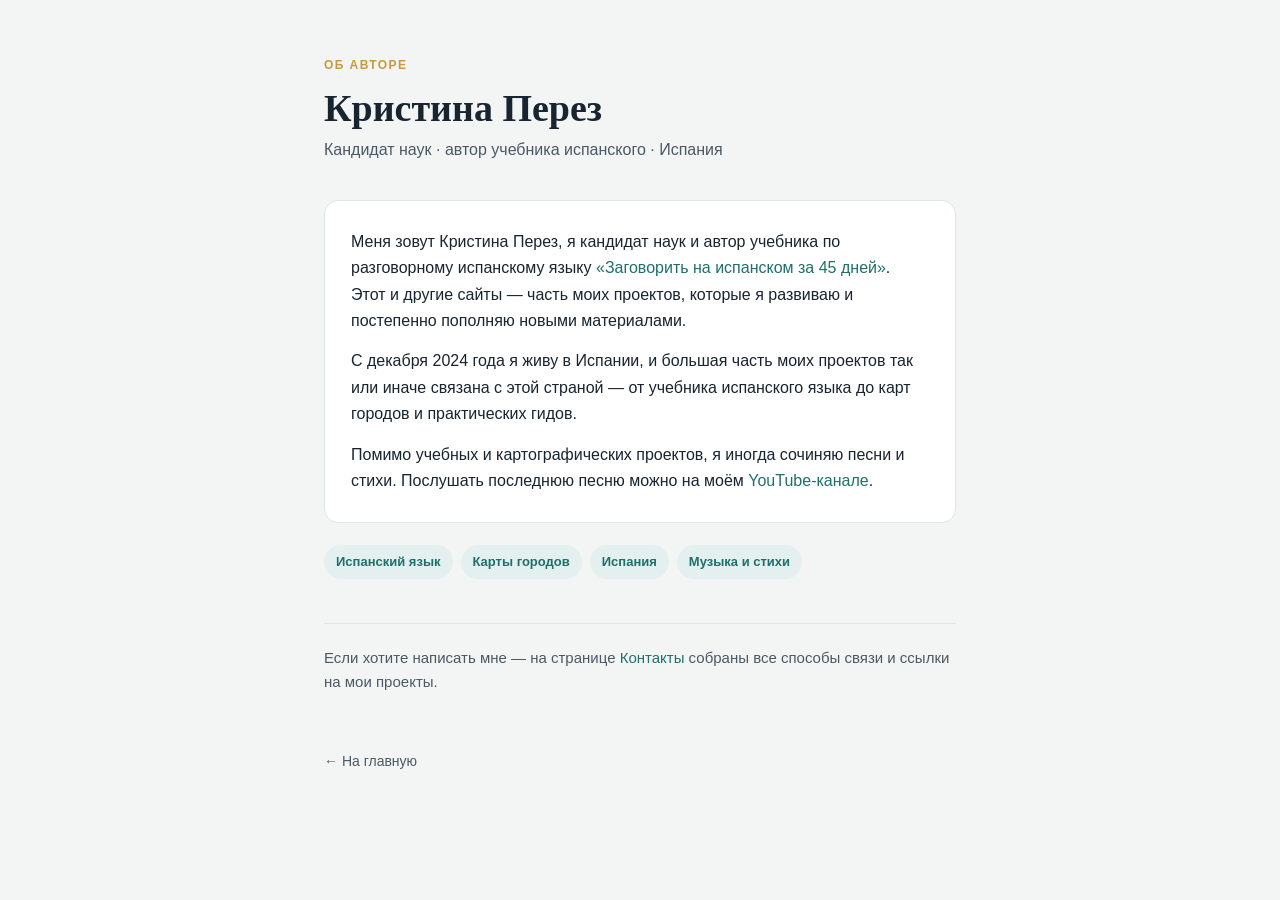
<file: about.html>
<!DOCTYPE html>
<html lang="ru">
<head>
<meta charset="UTF-8">
<meta name="viewport" content="width=device-width, initial-scale=1.0">
<title>Об авторе — Кристина Перез</title>
<meta name="description" content="Кристина Перез — кандидат наук, автор учебника по разговорному испанскому языку «Заговорить на испанском за 45 дней». Живёт в Испании с декабря 2024 года.">
<style>
  :root{
    --ink:#182430;
    --ink-soft:#4b5865;
    --paper:#f3f5f4;
    --card:#ffffff;
    --accent:#1f6f6b;
    --accent-soft:#e4f0ef;
    --gold:#c79a3d;
    --border:#e1e5e4;
    --radius:14px;
  }
  *{box-sizing:border-box;}
  body{
    margin:0;
    background:var(--paper);
    color:var(--ink);
    font-family:-apple-system,BlinkMacSystemFont,"Segoe UI",Roboto,Helvetica,Arial,sans-serif;
    line-height:1.65;
  }
  .wrap{
    max-width:680px;
    margin:0 auto;
    padding:56px 24px 80px;
  }
  a{color:var(--accent);text-decoration:none;border-bottom:1px solid transparent;}
  a:hover{border-bottom-color:var(--accent);}
  .eyebrow{
    text-transform:uppercase;
    letter-spacing:.12em;
    font-size:12px;
    color:var(--gold);
    font-weight:700;
    margin:0 0 10px;
  }
  h1{
    font-family:Georgia,"Times New Roman",serif;
    font-size:clamp(28px,5vw,38px);
    line-height:1.2;
    margin:0 0 6px;
    color:var(--ink);
  }
  .subtitle{
    color:var(--ink-soft);
    font-size:16px;
    margin:0 0 36px;
  }
  .card{
    background:var(--card);
    border:1px solid var(--border);
    border-radius:var(--radius);
    padding:28px 26px;
    margin-bottom:20px;
  }
  .card p{margin:0 0 14px;}
  .card p:last-child{margin-bottom:0;}
  .tag-row{
    display:flex;
    flex-wrap:wrap;
    gap:8px;
    margin:22px 0 8px;
  }
  .tag{
    background:var(--accent-soft);
    color:var(--accent);
    font-size:13px;
    font-weight:600;
    padding:6px 12px;
    border-radius:999px;
  }
  .signature{
    margin-top:44px;
    padding-top:22px;
    border-top:1px solid var(--border);
    font-size:15px;
    color:var(--ink-soft);
  }
  .back{
    display:inline-block;
    margin-top:40px;
    font-size:14px;
    color:var(--ink-soft);
  }
  .back:hover{color:var(--accent);}
</style>
</head>
<body>
  <div class="wrap">
    <p class="eyebrow">Об авторе</p>
    <h1>Кристина Перез</h1>
    <p class="subtitle">Кандидат наук · автор учебника испанского · Испания</p>

    <div class="card">
      <p>Меня зовут Кристина Перез, я кандидат наук и автор учебника по разговорному испанскому языку <a href="https://kristinaperez.netlify.app/" target="_blank" rel="noopener">«Заговорить на испанском за 45 дней»</a>. Этот и другие сайты — часть моих проектов, которые я развиваю и постепенно пополняю новыми материалами.</p>
      <p>С декабря 2024 года я живу в Испании, и большая часть моих проектов так или иначе связана с этой страной — от учебника испанского языка до карт городов и практических гидов.</p>
      <p>Помимо учебных и картографических проектов, я иногда сочиняю песни и стихи. Послушать последнюю песню можно на моём <a href="https://www.youtube.com/@Cristina-Perez-Monroe/" target="_blank" rel="noopener">YouTube-канале</a>.</p>
    </div>

    <div class="tag-row">
      <span class="tag">Испанский язык</span>
      <span class="tag">Карты городов</span>
      <span class="tag">Испания</span>
      <span class="tag">Музыка и стихи</span>
    </div>

    <p class="signature">Если хотите написать мне — на странице <a href="contact.html">Контакты</a> собраны все способы связи и ссылки на мои проекты.</p>

    <a class="back" href="index.html">← На главную</a>
  </div>
</body>
</html>
</file>
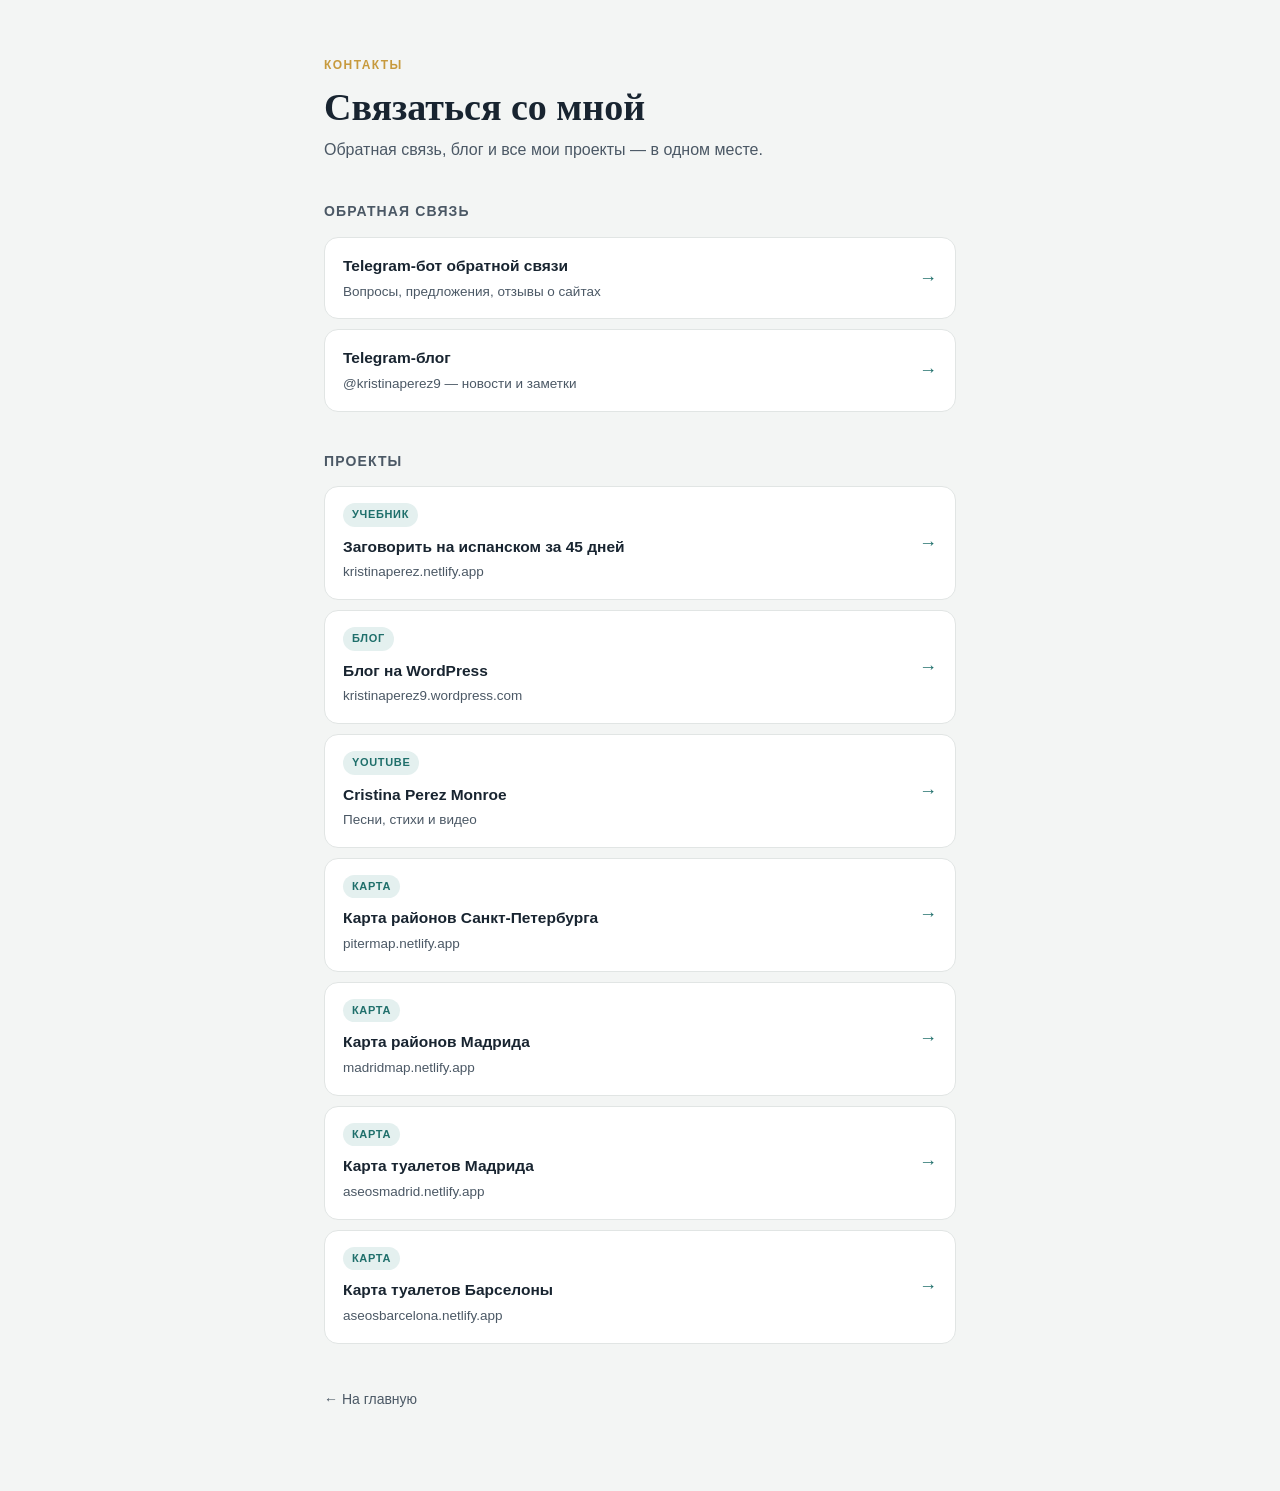
<file: contact.html>
<!DOCTYPE html>
<html lang="ru">
<head>
<meta charset="UTF-8">
<meta name="viewport" content="width=device-width, initial-scale=1.0">
<title>Контакты — Кристина Перез</title>
<meta name="description" content="Контакты и проекты Кристины Перез: обратная связь в Telegram, блог, учебник испанского, YouTube-канал и карты городов.">
<style>
  :root{
    --ink:#182430;
    --ink-soft:#4b5865;
    --paper:#f3f5f4;
    --card:#ffffff;
    --accent:#1f6f6b;
    --accent-soft:#e4f0ef;
    --gold:#c79a3d;
    --border:#e1e5e4;
    --radius:14px;
  }
  *{box-sizing:border-box;}
  body{
    margin:0;
    background:var(--paper);
    color:var(--ink);
    font-family:-apple-system,BlinkMacSystemFont,"Segoe UI",Roboto,Helvetica,Arial,sans-serif;
    line-height:1.6;
  }
  .wrap{
    max-width:680px;
    margin:0 auto;
    padding:56px 24px 80px;
  }
  a{color:inherit;text-decoration:none;}
  .eyebrow{
    text-transform:uppercase;
    letter-spacing:.12em;
    font-size:12px;
    color:var(--gold);
    font-weight:700;
    margin:0 0 10px;
  }
  h1{
    font-family:Georgia,"Times New Roman",serif;
    font-size:clamp(28px,5vw,38px);
    line-height:1.2;
    margin:0 0 6px;
  }
  .subtitle{
    color:var(--ink-soft);
    font-size:16px;
    margin:0 0 36px;
  }
  h2{
    font-size:14px;
    text-transform:uppercase;
    letter-spacing:.08em;
    color:var(--ink-soft);
    margin:38px 0 14px;
  }
  .link-list{
    display:flex;
    flex-direction:column;
    gap:10px;
  }
  .link-card{
    display:flex;
    align-items:center;
    justify-content:space-between;
    gap:16px;
    background:var(--card);
    border:1px solid var(--border);
    border-radius:var(--radius);
    padding:16px 18px;
    transition:border-color .15s ease, transform .15s ease;
  }
  .link-card:hover{
    border-color:var(--accent);
    transform:translateY(-1px);
  }
  .link-main{display:flex; flex-direction:column; gap:2px;}
  .link-title{font-weight:600; font-size:15.5px;}
  .link-desc{font-size:13.5px; color:var(--ink-soft);}
  .arrow{
    color:var(--accent);
    font-size:18px;
    flex-shrink:0;
  }
  .badge{
    display:inline-block;
    font-size:11px;
    font-weight:700;
    text-transform:uppercase;
    letter-spacing:.06em;
    color:var(--accent);
    background:var(--accent-soft);
    padding:3px 9px;
    border-radius:999px;
    margin-bottom:6px;
    width:fit-content;
  }
  .back{
    display:inline-block;
    margin-top:44px;
    font-size:14px;
    color:var(--ink-soft);
  }
  .back:hover{color:var(--accent);}
</style>
</head>
<body>
  <div class="wrap">
    <p class="eyebrow">Контакты</p>
    <h1>Связаться со мной</h1>
    <p class="subtitle">Обратная связь, блог и все мои проекты — в одном месте.</p>

    <h2>Обратная связь</h2>
    <div class="link-list">
      <a class="link-card" href="https://t.me/FeedbackCristinaBot" target="_blank" rel="noopener">
        <div class="link-main">
          <span class="link-title">Telegram-бот обратной связи</span>
          <span class="link-desc">Вопросы, предложения, отзывы о сайтах</span>
        </div>
        <span class="arrow">→</span>
      </a>
      <a class="link-card" href="https://t.me/kristinaperez9" target="_blank" rel="noopener">
        <div class="link-main">
          <span class="link-title">Telegram-блог</span>
          <span class="link-desc">@kristinaperez9 — новости и заметки</span>
        </div>
        <span class="arrow">→</span>
      </a>
    </div>

    <h2>Проекты</h2>
    <div class="link-list">
      <a class="link-card" href="https://kristinaperez.netlify.app/" target="_blank" rel="noopener">
        <div class="link-main">
          <span class="badge">Учебник</span>
          <span class="link-title">Заговорить на испанском за 45 дней</span>
          <span class="link-desc">kristinaperez.netlify.app</span>
        </div>
        <span class="arrow">→</span>
      </a>
      <a class="link-card" href="https://kristinaperez9.wordpress.com" target="_blank" rel="noopener">
        <div class="link-main">
          <span class="badge">Блог</span>
          <span class="link-title">Блог на WordPress</span>
          <span class="link-desc">kristinaperez9.wordpress.com</span>
        </div>
        <span class="arrow">→</span>
      </a>
      <a class="link-card" href="https://www.youtube.com/@Cristina-Perez-Monroe" target="_blank" rel="noopener">
        <div class="link-main">
          <span class="badge">YouTube</span>
          <span class="link-title">Cristina Perez Monroe</span>
          <span class="link-desc">Песни, стихи и видео</span>
        </div>
        <span class="arrow">→</span>
      </a>
      <a class="link-card" href="https://pitermap.netlify.app/" target="_blank" rel="noopener">
        <div class="link-main">
          <span class="badge">Карта</span>
          <span class="link-title">Карта районов Санкт-Петербурга</span>
          <span class="link-desc">pitermap.netlify.app</span>
        </div>
        <span class="arrow">→</span>
      </a>
      <a class="link-card" href="https://madridmap.netlify.app/" target="_blank" rel="noopener">
        <div class="link-main">
          <span class="badge">Карта</span>
          <span class="link-title">Карта районов Мадрида</span>
          <span class="link-desc">madridmap.netlify.app</span>
        </div>
        <span class="arrow">→</span>
      </a>
      <a class="link-card" href="https://aseosmadrid.netlify.app/" target="_blank" rel="noopener">
        <div class="link-main">
          <span class="badge">Карта</span>
          <span class="link-title">Карта туалетов Мадрида</span>
          <span class="link-desc">aseosmadrid.netlify.app</span>
        </div>
        <span class="arrow">→</span>
      </a>
      <a class="link-card" href="https://aseosbarcelona.netlify.app/" target="_blank" rel="noopener">
        <div class="link-main">
          <span class="badge">Карта</span>
          <span class="link-title">Карта туалетов Барселоны</span>
          <span class="link-desc">aseosbarcelona.netlify.app</span>
        </div>
        <span class="arrow">→</span>
      </a>
    </div>

    <a class="back" href="index.html">← На главную</a>
  </div>
</body>
</html>
</file>
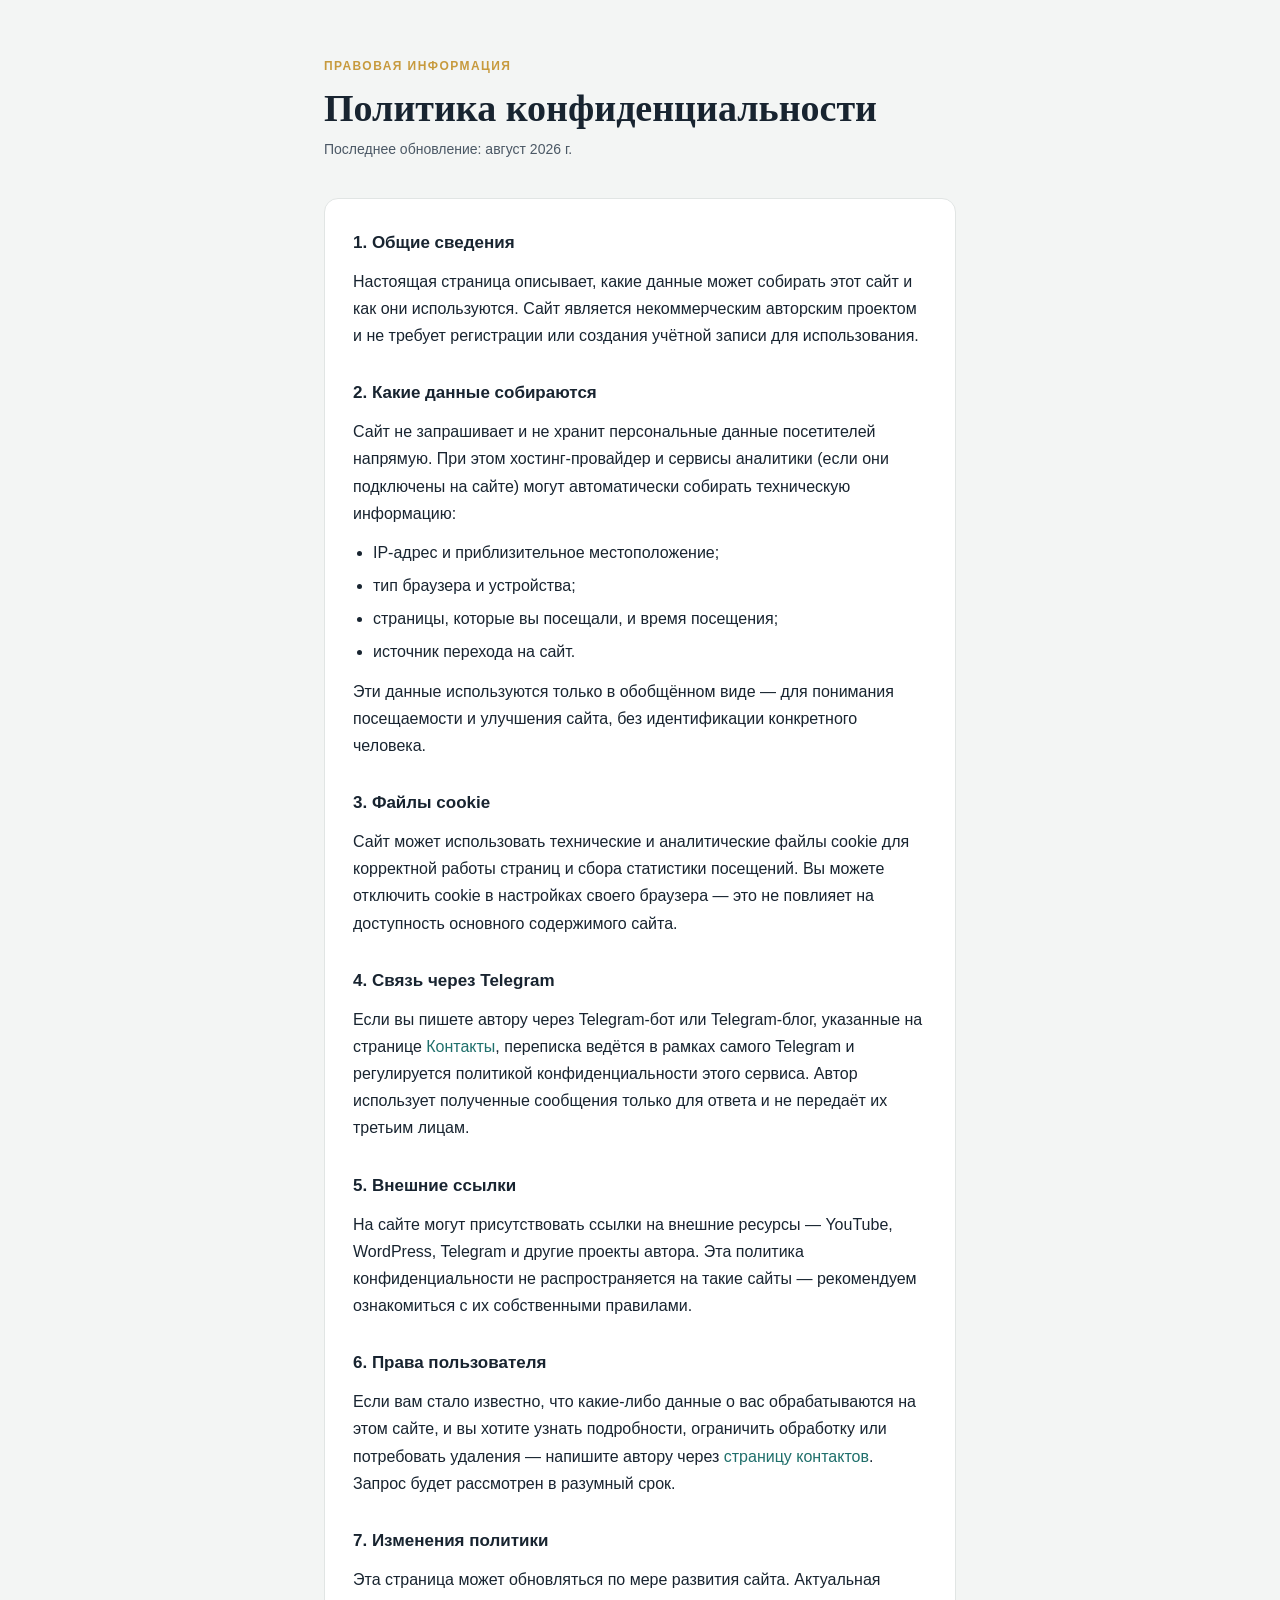
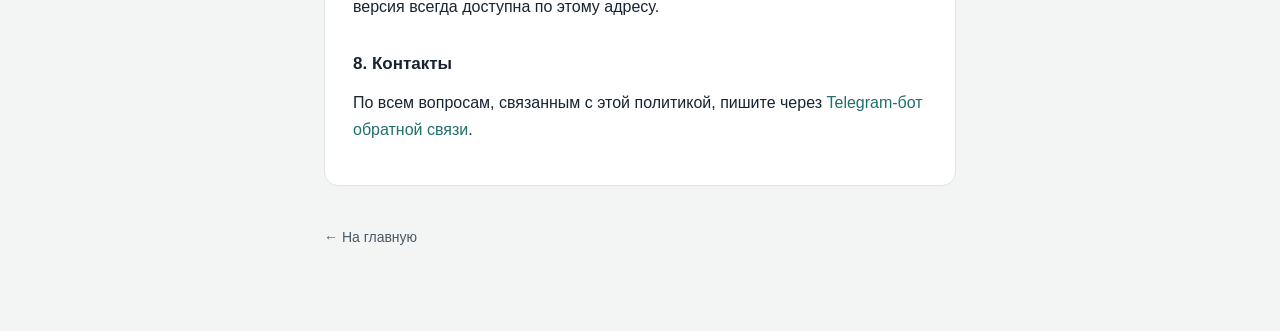
<file: privacy-policy.html>
<!DOCTYPE html>
<html lang="ru">
<head>
<meta charset="UTF-8">
<meta name="viewport" content="width=device-width, initial-scale=1.0">
<title>Политика конфиденциальности — Кристина Перез</title>
<meta name="description" content="Политика конфиденциальности сайта: какие данные собираются, как используются файлы cookie и как связаться по вопросам персональных данных.">
<style>
  :root{
    --ink:#182430;
    --ink-soft:#4b5865;
    --paper:#f3f5f4;
    --card:#ffffff;
    --accent:#1f6f6b;
    --gold:#c79a3d;
    --border:#e1e5e4;
    --radius:14px;
  }
  *{box-sizing:border-box;}
  body{
    margin:0;
    background:var(--paper);
    color:var(--ink);
    font-family:-apple-system,BlinkMacSystemFont,"Segoe UI",Roboto,Helvetica,Arial,sans-serif;
    line-height:1.7;
  }
  .wrap{
    max-width:680px;
    margin:0 auto;
    padding:56px 24px 80px;
  }
  a{color:var(--accent);text-decoration:none;border-bottom:1px solid transparent;}
  a:hover{border-bottom-color:var(--accent);}
  .eyebrow{
    text-transform:uppercase;
    letter-spacing:.12em;
    font-size:12px;
    color:var(--gold);
    font-weight:700;
    margin:0 0 10px;
  }
  h1{
    font-family:Georgia,"Times New Roman",serif;
    font-size:clamp(28px,5vw,38px);
    line-height:1.2;
    margin:0 0 6px;
  }
  .updated{
    color:var(--ink-soft);
    font-size:14px;
    margin:0 0 36px;
  }
  .card{
    background:var(--card);
    border:1px solid var(--border);
    border-radius:var(--radius);
    padding:30px 28px;
  }
  h2{
    font-size:17px;
    margin:30px 0 10px;
    color:var(--ink);
  }
  h2:first-child{margin-top:0;}
  p{margin:0 0 12px; color:var(--ink);}
  ul{margin:0 0 12px; padding-left:20px;}
  li{margin-bottom:6px;}
  .back{
    display:inline-block;
    margin-top:40px;
    font-size:14px;
    color:var(--ink-soft);
  }
  .back:hover{color:var(--accent);}
</style>
</head>
<body>
  <div class="wrap">
    <p class="eyebrow">Правовая информация</p>
    <h1>Политика конфиденциальности</h1>
    <p class="updated">Последнее обновление: август 2026 г.</p>

    <div class="card">
      <h2>1. Общие сведения</h2>
      <p>Настоящая страница описывает, какие данные может собирать этот сайт и как они используются. Сайт является некоммерческим авторским проектом и не требует регистрации или создания учётной записи для использования.</p>

      <h2>2. Какие данные собираются</h2>
      <p>Сайт не запрашивает и не хранит персональные данные посетителей напрямую. При этом хостинг-провайдер и сервисы аналитики (если они подключены на сайте) могут автоматически собирать техническую информацию:</p>
      <ul>
        <li>IP-адрес и приблизительное местоположение;</li>
        <li>тип браузера и устройства;</li>
        <li>страницы, которые вы посещали, и время посещения;</li>
        <li>источник перехода на сайт.</li>
      </ul>
      <p>Эти данные используются только в обобщённом виде — для понимания посещаемости и улучшения сайта, без идентификации конкретного человека.</p>

      <h2>3. Файлы cookie</h2>
      <p>Сайт может использовать технические и аналитические файлы cookie для корректной работы страниц и сбора статистики посещений. Вы можете отключить cookie в настройках своего браузера — это не повлияет на доступность основного содержимого сайта.</p>

      <h2>4. Связь через Telegram</h2>
      <p>Если вы пишете автору через Telegram-бот или Telegram-блог, указанные на странице <a href="contact.html">Контакты</a>, переписка ведётся в рамках самого Telegram и регулируется политикой конфиденциальности этого сервиса. Автор использует полученные сообщения только для ответа и не передаёт их третьим лицам.</p>

      <h2>5. Внешние ссылки</h2>
      <p>На сайте могут присутствовать ссылки на внешние ресурсы — YouTube, WordPress, Telegram и другие проекты автора. Эта политика конфиденциальности не распространяется на такие сайты — рекомендуем ознакомиться с их собственными правилами.</p>

      <h2>6. Права пользователя</h2>
      <p>Если вам стало известно, что какие-либо данные о вас обрабатываются на этом сайте, и вы хотите узнать подробности, ограничить обработку или потребовать удаления — напишите автору через <a href="contact.html">страницу контактов</a>. Запрос будет рассмотрен в разумный срок.</p>

      <h2>7. Изменения политики</h2>
      <p>Эта страница может обновляться по мере развития сайта. Актуальная версия всегда доступна по этому адресу.</p>

      <h2>8. Контакты</h2>
      <p>По всем вопросам, связанным с этой политикой, пишите через <a href="https://t.me/FeedbackCristinaBot" target="_blank" rel="noopener">Telegram-бот обратной связи</a>.</p>
    </div>

    <a class="back" href="index.html">← На главную</a>
  </div>
</body>
</html>
</file>
